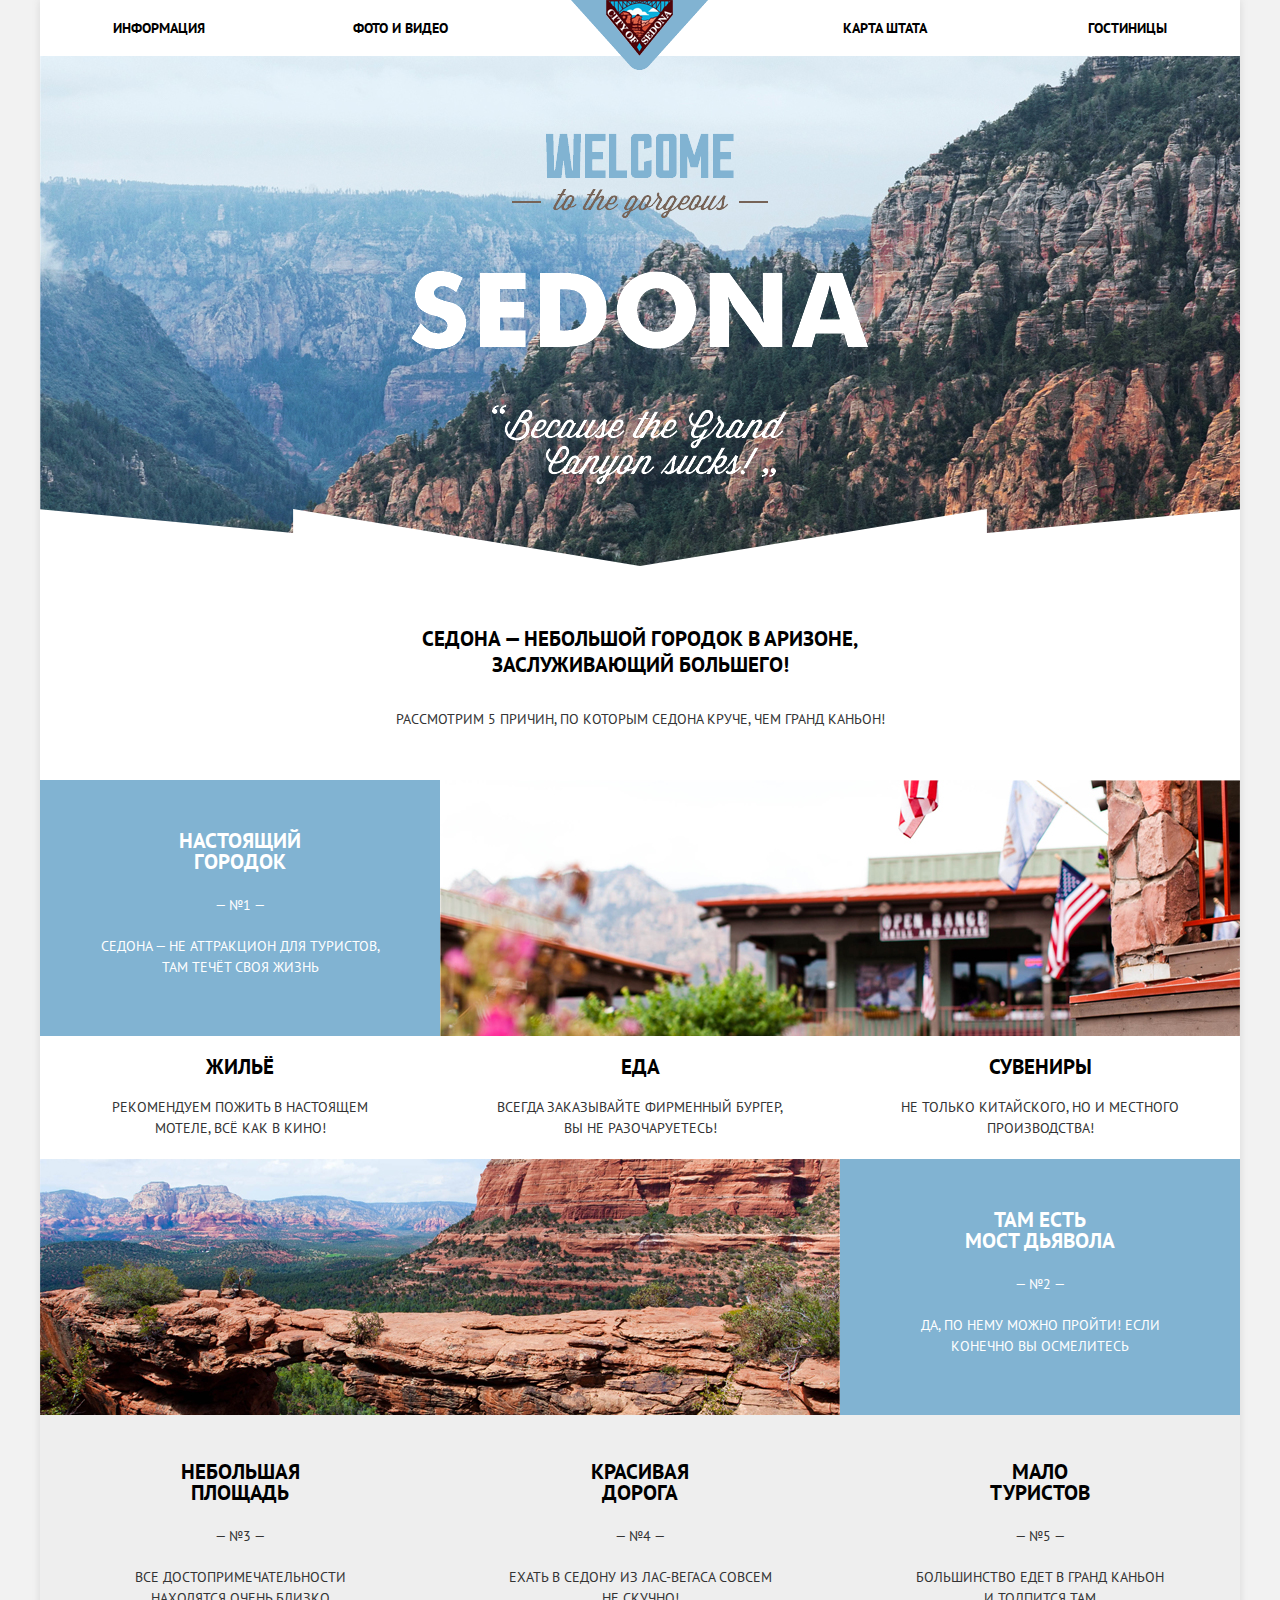
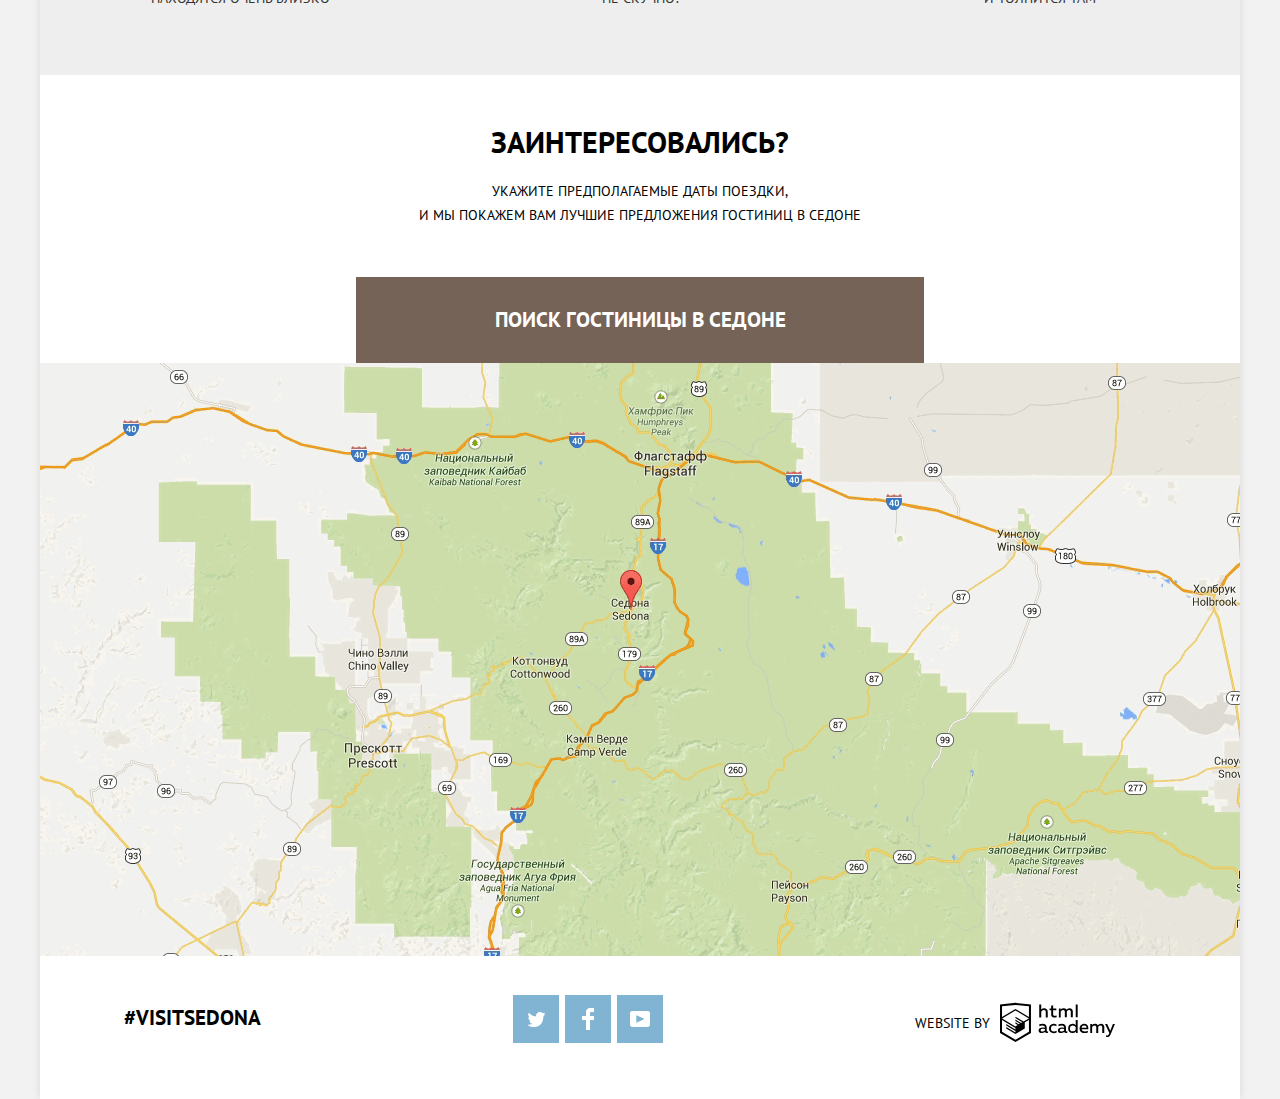
<file: index_old.html>
<!DOCTYPE html>
<html lang="ru">
  <head>
    <meta charset="utf-8">
    <link href="https://fonts.googleapis.com/css?family=PT+Sans:400,700&amp;subset=cyrillic" rel="stylesheet">
    <link rel="stylesheet" type="text/css" href="css/normalize.css">
    <link rel="stylesheet" type="text/css" href="css/style.css">
    <meta name="viewport" content="width=device-width, initial-scale=1">
    <!--[if lt IE 9]-->
	<script src="http://css3-mediaqueries-js.googlecode.com/files/css3-mediaqueries.js"></script>
	<script src="http://html5shim.googlecode.com/svn/trunk/html5.js"></script>
  <!--[endif]-->
    <title>HTML Academy: Седона</title>
  </head>
  <body>
    <div class="container">
      <header>
        <nav class="main-navigation">
          <a class="main-logo">
            <img src="img/main-logo.png" width="138" height="70" alt="логотип города Седона">
          </a>
          <ul class="site-navigation">
            <li class="nav-left current">
              <a href="#info.html">Информация
              </a>
            </li>
            <li class="nav-left">
              <a href="#media.html">Фото и видео
              </a>
            </li>
            <li class="nav-right">
            </li>
            <li class="nav-right">
              <a href="#sitemap.html">Карта штата
              </a>
            </li>
            <li class="nav-right">
              <a href="hotels.html">Гостиницы
              </a>
            </li>
          </ul>
        </nav>

<!-- -->


      </header>
      <main>
        <section class="intro">
          <div class="container-hamburger">
          </div>
          <p class="visually-hidden">Welcome to the gorgeous
          </p>
          <h1 class="visually-hidden">Sedona
          </h1>
          <p class="visually-hidden">Because the Grand Canyon sucks!
          </p>
        </section>
        <section class="presentation-container">

          <h2 class="visually-hidden">Преимущества Седоны
          </h2>
          <p class="presentation-text">Седона — небольшой городок в Аризоне, заслуживающий большего!
          </p>
          <p class="presentation-subtext">Рассмотрим 5 причин, по которым Седона круче, чем гранд каньон!
          </p>
        </section>
        <ul class="five-reasons-list">
          <li class="five-reasons-element-1 first-feature">
            <div class="container-text-foto-sedona">
              <h3 class="five-reasons-title"> Настоящий городок
              </h3>
              <span class="number-cause">— №1 —
              </span>
              <p class="five-reasons-normal">Седона — не аттракцион для туристов, там течёт своя жизнь
              </p>
            </div>
            <div class="container-photo-sedona container1">
            </div>
          </li>
          <li class="five-reasons-element-1">
            <div class="container-photo-sedona container2">
            </div>
            <div class="container-text-foto-sedona">
              <h3 class="five-reasons-title">Там есть<br>мост дьявола
              </h3>
              <span class="number-cause">— №2 —
              </span>
              <p class="five-reasons-normal">Да, по нему можно пройти! Если конечно вы осмелитесь
              </p>
            </div>
          </li>
          <li class="five-reasons-element-2">
            <h3 class="five-reasons-title">Небольшая площадь
            </h3>
            <span class="number-cause">— №3 —
            </span>
            <p class="five-reasons-normal-black">Все достопримечательности находятся очень близко
            </p>
          </li>
          <li class="five-reasons-element-2">
            <h3 class="five-reasons-title">Красивая дорога
            </h3>
            <span class="number-cause">— №4 —
            </span>
            <p class="five-reasons-normal-black">Ехать в Седону из Лас-Вегаса совсем не скучно!
            </p>
          </li>
          <li class="five-reasons-element-2">
            <h3 class="five-reasons-title">Мало туристов
            </h3>
            <span class="number-cause">— №5 —
            </span>
            <p class="five-reasons-normal-black">Большинство едет в Гранд каньон и&nbsp;толпится там
            </p>
          </li>
          <li class="five-reasons-extra-element">
            <ul class="five-reasons-subcategory">
              <li class="five-reasons-subelement house">
                <h3 class="five-reasons-title">Жильё
                </h3>
                <p class="five-reasons-normal-black">Рекомендуем пожить в настоящем мотеле, всё как в кино!
                </p>
              </li>
              <li class="five-reasons-subelement food">
                <h3 class="five-reasons-title">Еда
                </h3>
                <p class="five-reasons-normal-black">Всегда заказывайте фирменный бургер, вы не разочаруетесь!
                </p>
              </li>
              <li class="five-reasons-subelement gifts">
                <h3 class="five-reasons-title">Сувениры
                </h3>
                <p class="five-reasons-normal-black">Не только китайского, но и местного производства!
                </p>
              </li>
            </ul>
          </li>
        </ul>
        <section class="search-hotel">
          <h2 class="visually-hidden">Карта и поиск
          </h2>
          <div class="hotel-choice">
            <p class="interesting">Заинтересовались?
            </p>
            <p class="interest-inform">Укажите предполагаемые даты поездки, и&nbsp;мы&nbsp;покажем&nbsp;вам&nbsp;лучшие&nbsp;предложения гостиниц в седоне
            </p>
            <button type="button" class="mybutton mybutton-order mybutton-toggle">Поиск гостиницы в Седоне
            </button>
            <div class="hotel-choice-popup">
              <form class="form" action="/search" method="post">
                <div class="form-part">
                  <label class="form-label" for="date-checkin">Дата заезда:
                  </label>
                  <div class="input-calendar">
                    <input class="form-input form-input-date" type="text" name="date-checkin" id="date-checkin" value="24 апреля 2017">
                    <button type="button" class="icon-calendar">
                    <span class="visually-hidden">Открыть календарь</span>
                    </button>
                  </div>
                </div>
                <div class="form-part">
                  <label class="form-label" for="date-checkout">Дата выезда:
                  </label>
                  <div class="input-calendar">
                    <input class="form-input form-input-date" type="text" name="date-checkout" id="date-checkout" value="4 июля 2017">
                    <button type="button" class="icon-calendar">
                    <span class="visually-hidden">Открыть календарь</span>
                    </button>
                  </div>
                </div>
                <div class="counters form-part">
                  <div class="counter counter-adult-children">
                    <label class="form-label" for="counter-adult">Взрослые:
                    </label>
                    <button class="icon-minus" type="button">-
                    </button>
                    <input class="form-input form-input-counter" type="text" name="counter-adult" id="counter-adult" value="2">
                    <button class="icon-plus" type="button">+
                    </button>
                  </div>
                  <div class="counter counter-adult-children">
                    <label class="form-label" for="counter-children">Дети:
                    </label>
                    <button class="icon-minus" type="button">-
                    </button>
                    <input class="form-input form-input-counter" type="text" name="counter-children" id="counter-children" value="0">
                    <button class="icon-plus" type="button">+
                    </button>
                  </div>
                </div>
                <button type="submit" class="mybutton">Найти </button>
              </form>
            </div>
          </div>
        </section>
        <section class="footer-map">
          <div class="map">
            <iframe src="https://www.google.com/maps/embed?pb=!1m18!1m12!1m3!1d838162.8369633064!2d-111.79513845!3d34.854378399999995!2m3!1f0!2f0!3f0!3m2!1i1024!2i768!4f13.1!3m3!1m2!1s0x872da132f942b00d%3A0x5548c523fa6c8efd!2sSedona%2C+AZ%2C+USA!5e0!3m2!1sen!2sru!4v1435000602855" width="1200" height="593" allowfullscreen>
            </iframe>
          </div>
        </section>
      </main>
      <footer class="footer-info">
        <div class="footer-hash">#visitsedona
        </div>
        <div class="footer-social-networks">
          <ul class="social">
            <li class="social-element1">
              <a href="#">
                <span class="visually-hidden">twitter
                </span>
              </a>
            </li>
            <li class="social-element2">
              <a href="#">
                <span class="visually-hidden">facebook
                </span>
              </a>
            </li>
            <li class="social-element3">
              <a href="#">
                <span class="visually-hidden">youtube
                </span>
              </a>
            </li>
          </ul>
        </div>
        <div class="bottom-logo">
          <a href="https://htmlacademy.ru/intensive/htmlcss" class="link-logo">
            <span class="made-by">Website by
            </span>
          <span class="visually-hidden">лого Html-академии
          </span>
            <svg id="Layer_1" data-name="Layer 1" xmlns="http://www.w3.org/2000/svg" viewBox="0 0 108.08 36.85">
              <title>logo-htmlacademy-small1</title>
              <path d="M44.61,26.88a2,2,0,0,0,.55-0.1v1.33a3.25,3.25,0,0,1-1.18.21,1.67,1.67,0,0,1-1.67-1,4.84,4.84,0,0,1-3.14,1.08c-1.51,0-2.91-.83-2.91-2.55,0-2.13,2-2.79,3.71-2.79a11.08,11.08,0,0,1,2.17.25v-0.3c0-1-.76-1.77-2.19-1.77a7.42,7.42,0,0,0-3,.64v-1.7a10.21,10.21,0,0,1,3.19-.55c2.36,0,3.81,1.12,3.81,3.65v3a0.54,0.54,0,0,0,.49.59h0.17Zm-6.44-1.13A1.35,1.35,0,0,0,39.63,27h0.11a3.39,3.39,0,0,0,2.41-1V24.58a9.72,9.72,0,0,0-1.81-.21c-1,0-2.16.33-2.16,1.38h0Zm12.36-6.11a5,5,0,0,1,2.57.64V22a4.08,4.08,0,0,0-2.3-.7,2.75,2.75,0,1,0,0,5.49,5,5,0,0,0,2.43-.64v1.71a6.27,6.27,0,0,1-2.76.57A4.21,4.21,0,0,1,46,24.51q0-.21,0-0.41a4.32,4.32,0,0,1,4.18-4.46h0.38Zm12.17,7.24a2,2,0,0,0,.55-0.1v1.33a3.25,3.25,0,0,1-1.18.21,1.67,1.67,0,0,1-1.67-1,4.84,4.84,0,0,1-3.14,1.08c-1.51,0-2.91-.83-2.91-2.55,0-2.13,2-2.79,3.71-2.79a11.08,11.08,0,0,1,2.17.25v-0.3c0-1-.76-1.77-2.19-1.77a7.42,7.42,0,0,0-3,.64v-1.7a10.21,10.21,0,0,1,3.19-.55c2.36,0,3.81,1.12,3.81,3.65v3a0.54,0.54,0,0,0,.49.59h0.17Zm-6.44-1.13A1.35,1.35,0,0,0,57.73,27h0.11a3.39,3.39,0,0,0,2.41-1V24.58a9.72,9.72,0,0,0-1.81-.21c-1.06,0-2.16.33-2.16,1.38h0ZM73,16V28.2H71.35V26.88a3.88,3.88,0,0,1-3.19,1.54,4.4,4.4,0,0,1,0-8.78,3.81,3.81,0,0,1,3,1.3V16H73Zm-4.53,5.22a2.76,2.76,0,1,0,0,5.52A2.86,2.86,0,0,0,71.15,25V23A2.91,2.91,0,0,0,68.49,21.27ZM79,19.64c3.31,0,4.46,2.68,3.92,5.09H76.7c0.21,1.5,1.67,2.11,3.19,2.11a6.11,6.11,0,0,0,2.64-.59v1.6a7.14,7.14,0,0,1-3,.57C77,28.42,74.78,27,74.78,24a4.18,4.18,0,0,1,4-4.39H79Zm0.09,1.54a2.28,2.28,0,0,0-2.44,2.1v0.06H81.3A2,2,0,0,0,79.13,21.18Zm5.73,7V19.87h1.65v1a3.81,3.81,0,0,1,2.78-1.27A2.86,2.86,0,0,1,91.89,21a4.12,4.12,0,0,1,2.91-1.33A3.06,3.06,0,0,1,98,23V28.2h-1.9V23.05a1.59,1.59,0,0,0-1.42-1.75H94.42a2.8,2.8,0,0,0-2.07,1.12V28.2h-1.9V23.05A1.59,1.59,0,0,0,89,21.31H88.8a3,3,0,0,0-2.21,1.29v5.63H84.86Zm21.31-8.33h1.9l-3.91,9.46c-0.9,2.17-2.09,2.86-3.35,2.86a4.76,4.76,0,0,1-1.1-.14V30.46a2.86,2.86,0,0,0,.85.12c0.9,0,1.58-.64,2.07-1.9l0.17-.42-4-8.4h2l2.86,6.29ZM38.73,1.46V6.22a3.81,3.81,0,0,1,2.7-1.14,3.25,3.25,0,0,1,3.44,3.4v5.15H43V8.72a1.81,1.81,0,0,0-1.61-2h-0.3a2.93,2.93,0,0,0-2.32,1.39v5.52h-1.9V1.46h1.9ZM49.94,2.31v3h3V6.91h-3v3.81c0,1.1.5,1.46,1.58,1.46a4.49,4.49,0,0,0,1.69-.33v1.6A6.8,6.8,0,0,1,51,13.8a2.55,2.55,0,0,1-2.86-2.74V6.89H46.58V5.26h1.5V2.74Zm5.4,11.31V5.28H57v1A3.81,3.81,0,0,1,59.77,5a2.86,2.86,0,0,1,2.6,1.33A4.12,4.12,0,0,1,65.28,5,3.06,3.06,0,0,1,68.44,8.4v5.21h-1.9V8.46a1.59,1.59,0,0,0-1.42-1.75H64.89a2.8,2.8,0,0,0-2.07,1.12v5.78h-1.9V8.46A1.59,1.59,0,0,0,59.5,6.71H59.27A3,3,0,0,0,57.06,8v5.63H55.34ZM71.17,1.45H73V13.6H71.17V1.45ZM14.71,0H14.55L0,1.54V28.21l14.55,8.66,14.55-8.66V1.54Zm12.5,27.1L14.55,34.64,1.9,27.12V16.18l12.59,7.5V25L5.86,19.9v1.31l8.68,5.21v1.39L5.87,22.65V24l8.68,5.21,8.75-5.24V18.31L27.2,16V27.12Zm0-12.53-3.48,2-1.6,1L14.51,13v1.31L21,18.23H21l-0.14.09-1,.54-5.37-3.2V17l4.24,2.52-1,.67-3.2-1.9v1.31l2.1,1.24L14.5,22.1,2,14.65,14.51,7.11Zm0-1.32L14.49,5.76,1.91,13.25v-10L14.56,1.92,27.21,3.25v10h0Z" transform="translate(0 -0.02)"/>
            </svg>
          </a>
        </div>
      </footer>
    </div>
    <script src="js/script.js"></script>
  </body>
</html>
</file>
<file: css/style.css>
html {
  box-sizing: border-box;
}

*, ::after, ::before {
  box-sizing: inherit;
}

body {
  padding: 0;
  font-family: 'PT Sans', Arial, sans-serif;
  font-size: 14px;
  line-height: 26px;
  font-weight: 400;
  text-transform: uppercase;
  background-color: #f2f2f2;
}

.visually-hidden {
  position: absolute;
  width: 1px;
  height: 1px;
  margin: -1px;
  border: 0;
  padding: 0;
  clip: rect(0 0 0 0);
  overflow: hidden;
}

.clearfix::after {
  content: "";
  display: table;
  clear: both;
}

.main-navigation {
  position: relative;
  font-size: 14px;
  font-weight: 700;
  background-color: #fff;
  color: #000;
}

.main-navigation a {
  text-decoration: none;
  color: #000;
}

.main-navigation a:link {
  color: #000;
}

.main-navigation a:hover {
  color: #81b3d2;
}

.main-navigation a:active {
  color: #cacaca;
}

.main-logo {
  position: absolute;
  z-index: 1;
  left: 50%;
  margin-left: -69px;
  top: 0;
}

.site-navigation {
  display: flex;
  list-style: none;
  justify-content: space-between;
  padding: 15px 73px;
}

.site-navigation li {
  list-style: none;
  margin: 0;
}

ul.site-navigation {
  margin: 0;
}

.nav-left {
  text-align: left;
  margin-left: 0;
  width: 240px;
}

.nav-right {
  text-align: right;
  margin-right: 0;
  width: 240px;
}

.nav-right:nth-child(3) {
  margin-left: auto;
  width: auto;
}

.navigation-active a {
  color: #766357;
}

.navigation-active a:link {
  color: #766357;
}

.navigation-active a:hover {
  color: #766357
}

.navigation-active a:active {
  color: #766357;
}

.navigation-active a:visited {
  color: #766357;
}

div.container {
  display: flex;
  flex-direction: column;
  background-color: #fff;
  max-width: 1200px;
  min-height: 100vh;
  margin: 0 auto;
  box-shadow: 0 0 8px rgba(122, 122, 122, 0.2);
}

main {
  flex-grow: 1;
}

@media (max-width: 720px) {
  .container div {
    /*background-color: red;*/
  }
  nav.main-navigation {
    min-height: 40px;
  }
  /* adaptive menu*/
  nav a.main-logo {
    display: none;
  }
  nav.main-navigation {
    height: 64px;
    background-color: #ddebf4;
  }
  .main-navigation {
    position: relative;
    min-height: 40px;
  }
  .main-navigation ul {
    width: 200px;
    padding: 5px 10px;
    position: absolute;
    top: 10px;
    left: 10px;
    border: solid 0px #aaa;
    background: #fafafa no-repeat 0px 0px;
    border-radius: 0px;
    box-shadow: 0 1px 3px rgba(0, 0, 0, .3);
  }
  .main-navigation li {
    display: none;
    /* hide all <li>  */
    margin: 0;
  }
  .main-navigation .current {
    display: block;
    /* show current  <li> */
  }
  .main-navigation a {
    display: block;
    padding: 5px 5px 5px 32px;
    text-align: left;
  }
  .main-navigation .current a {
    background: none;
    color: #666;
  }
  /* hover */
  .main-navigation ul:hover {
    background-image: none;
  }
  .main-navigation ul:hover li {
    display: block;
    margin: 0 0 5px;
  }
  .main-navigation ul:hover .current {
    /*background: url("../img/icon-check.png") no-repeat 0px 0px;*/
  }
  .site-navigation {
    display: flex;
    flex-wrap: wrap;
    z-index: 5;
    list-style: none;
    justify-content: space-between;
    padding: 15px 73px
  }
  /*adaptive menu end*/
  .intro {
    background-size: contain, auto, auto;
  }
  li div.container-photo-sedona {
    width: 100%;
    overflow: hidden;
    position: relative;
    background-size: cover;
    background-position: 0 0px;
    background-repeat: no-repeat;
    flex-grow: 1;
    flex-shrink: 0;
    flex-direction: column;
    flex-wrap: wrap;
    height: 240px;
  }
  li.five-reasons-element-1 {
    display: flex;
    flex-wrap: wrap;
    flex-basis: auto;
    background-color: #81b3d2;
    color: #fff;
    width: 100%;
    text-align: center;
    min-height: 256px;
    padding: 0
  }
  div.container-text-foto-sedona {
    display: block;
    padding: 50px 20px 40px;
    box-sizing: border-box;
    color: #fff;
    width: 100%
  }
  li.five-reasons-element-2 {
    text-align: center;
    background-color: #eee;
    width: 100%;
    box-sizing: border-box;
    margin: 0;
    padding: 30px 10px 20px;
  }
  ul li.five-reasons-subelement {
    flex-grow: 2;
    width: 100%;
    padding: 10px 0 10px;
    margin-right: auto;
  }
}

.presentation-container {
  width: 50%;
  padding: 60px 0 48px;
  margin: 0 auto;
}

p.presentation-text {
  text-align: center;
  font-size: 21px;
  font-weight: 700;
  line-height: 26px;
  margin: 0 0 28px;
  padding: 0;
}

p.presentation-subtext {
  text-align: center;
  font-size: 14px;
  color: #333;
  margin: 0;
  padding: 0;
}

.presentation-subtext p {
  margin: 0;
  padding: 0;
}

.intro {
  position: relative;
  height: 510px;
  background: #5284b3 no-repeat;
  background-image: url(../img/welcome.png), url(../img/white_mask.svg), url(../img/sedona_background1200.jpg);
  background-position: center 77px, bottom center, center -82px;
  margin-left: auto;
  margin-right: auto;
}

.five-reasons-list {
  display: flex;
  flex-wrap: wrap;
  list-style: none;
}

ul.five-reasons-list {
  margin: 0;
  padding: 0;
}

.five-reasons-element-1 {
  display: flex;
  background-color: #81b3d2;
  color: #fff;
  width: 100%;
  text-align: center;
  min-height: 256px;
  padding: 0;
}

.first-feature {
  order: -2
}

.container-text-foto-sedona {
  display: block;
  padding: 50px 20px 0;
  box-sizing: border-box;
  color: #fff;
  width: 33.333333%;
}

.container-photo-sedona {
  width: 66.666666%;
  overflow: hidden;
  position: relative;
  background-size: cover;
  background: 0 0px no-repeat;
  flex-grow: 1;
  flex-shrink: 0;
}

.container1 {
  background-image: url(../img/feature1.jpg);
}

.container2 {
  background-image: url(../img/feature2.jpg);
}

.container-photo-sedona img {
  position: absolute;
  left: 0;
  top: 0;
  height: 100%;
  width: 100%;
  object-fit: cover;
}

.five-reasons-element-1 .number-cause {
  color: #fff;
}

.five-reasons-element-1 .five-reasons-normal {
  color: #fff;
}

.five-reasons-element-2 {
  text-align: center;
  background-color: #eee;
  width: 33.3333333%;
  box-sizing: border-box;
  margin: 0;
  padding: 46px 20px 66px;
}

.five-reasons-title {
  display: block;
  font-weight: 700;
  font-size: 21px;
  line-height: 21px;
  width: 70%;
  padding: 0 50px;
  margin: 0 auto;
}

h3.five-reasons-title {
  margin-bottom: 20px;
  margin-top: 0;
}

p.five-reasons-normal {
  font-size: 14px;
  line-height: 21px;
  padding: 0 28px;
  margin: 0;
  color: #333;
}

p.five-reasons-normal-black {
  font-size: 14px;
  line-height: 21px;
  padding: 0 48px;
  margin: 0;
  color: #333;
}

span.number-cause {
  font-size: 14px;
  color: #333;
  margin-bottom: 18px;
  display: block;
}

.photo-sedona {
  margin: 0;
  width: 66.666666%;
  overflow: hidden;
  position: relative;
}

.photo-sedona img {
  position: absolute;
  left: 0;
  top: 0;
  height: 100%;
  width: 100%;
  object-fit: cover;
}

.five-reasons-extra-element {
  text-align: center;
  width: 100%;
  order: -1;
}

.five-reasons-subcategory {
  display: flex;
  flex-wrap: wrap;
  justify-content: space-between;
  list-style: none;
  margin: 0;
  padding: 0;
  width: 100%;
}

ul.five-reasons-subcategory {
  margin: 0;
  padding: 0;
}

.five-reasons-subcategory li {
  margin: 0;
  padding: 0;
}

li.five-reasons-subelement {
  flex-grow: 2;
  width: 33.3333%;
  padding: 20px 0 20px;
  margin-right: auto;
}

div.five-reasons-sprite {
  margin-bottom: 20px;
}

div.sprite-wrapper {
  height: 0;
}

/*
.house
{
	background-image:url(../img/icon-1.svg);
	background-repeat:no-repeat;
	background-position:center 60px;
	background-clip: border-box;
}

.food
{
	background-image:url(../img/icon-3.svg);
	background-repeat:no-repeat;
	background-position:center 62px
}

.gifts
{
	background-image:url(../img/icon-2.svg);
	background-repeat:no-repeat;
	background-position:center 56px
}
*/

.search-hotel-wrapper {
  display: block;
  margin: 0 auto;
}

.search-hotel {
  padding: 0;
}

button.search-hotel-title {
  display: block;
  background-color: #766357;
  text-align: center;
  color: #fff;
  width: 568px;
  margin: 0 auto;
  font-size: 21px;
  text-transform: inherit;
}

.invitation {
  text-align: center;
  font-size: 30px;
}

.text-hotel {
  text-align: center;
}

form.search {
  width: 568px;
  margin-left: auto;
  margin-right: auto;
  border: 1px solid #ccc;
}

input {
  height: 24px;
}

.form-input {
  box-sizing: border-box;
  padding: 10px;
  border: 2px solid #f2f2f2;
  outline: none;
  font-size: 14px;
  line-height: 18px;
  height: 38px;
  background: #f2f2f2;
}

.form-input:hover {
  border-color: #ebebeb;
  background: #ebebeb;
}

.form-input:focus {
  border-color: #e5e5e5;
  background: #fff;
}

.form-input.form-input-error {
  border-color: red;
}

.hotel-choice {
  position: relative;
  z-index: 1;
  max-width: 568px;
  margin: 0 auto;
  text-align: center;
  padding: 55px 0 0;
}

p.interesting {
  padding: 0 0 20px;
  margin: 0;
  font-size: 30px;
  line-height: 24px;
  font-weight: 700;
}

p.interest-inform {
  padding: 0;
  margin: 5px 0 50px;
}

.hotel-choice p {
  line-height: 24px;
}

.hotel-choice .mybutton-toggle {
  display: block;
  position: relative;
  z-index: 2;
  padding: 30px;
  font-size: 21px;
  line-height: 26px;
}

.hotel-choice-popup {
  position: absolute;
  z-index: 1;
  left: 0;
  right: 0;
  background: #fff;
  padding: 55px;
  box-shadow: 0 8px 15px 0 rgba(0, 0, 0, .18);
  animation: fade .8s
}

.form {
  font-weight: 700
}

.counters {
  display: flex;
  justify-content: space-between;
}

.counter-adult-children {
  display: flex;
  flex-grow: 1;
}

.form-part {
  display: flex;
  flex-wrap: wrap;
  position: relative;
  margin: 0 0 28px 0;
  padding: 0;
  border: none;
  font-size: 0;
  text-align: left;
}

button.icon-plus {
  width: 38px;
  height: 38px;
  font-size: 21pt;
}

button.icon-plus:focus {
  background-color: #fff;
  border: 1px solid #cacaca;
}

button.icon-minus:focus {
  background-color: #fff;
  border: 1px solid #cacaca;
}

button.icon-minus {
  width: 38px;
  height: 38px;
  font-size: 21pt;
}

.form-label {
  vertical-align: top;
  width: 115px;
  font-size: 14px;
  line-height: 41px;
}

.form-input {
  display: flex;
  vertical-align: top;
  font-weight: 700;
  text-transform: inherit;
}

.form-input-date {
  position: relative;
  width: auto;
  padding-right: 38px;
}

.input-calendar {
  display: flex;
  position: relative
}

.input-calendar button {
  background-color: transparent;
}

button.icon-calendar {
  margin: 0;
  padding: 0;
  border: 0;
  background: url(../img/calendar.svg)center center no-repeat;
  background-size: 50%;
  height: 38px;
  width: 38px;
  position: absolute;
  right: 0
}

button.icon-calendar:hover {
  background-color: transparent;
  background-image: url(../img/calendar_hover.svg);
}

button.icon-calendar:active {
  background-color: transparent;
  background-image: url(../img/calendar_active.svg);
  fill: red;
}

.counter {
  vertical-align: top;
  margin: 0 0 20px 0;
  padding: 0;
  border: none;
  font-size: 08;
}

.form-input-counter {
  width: 38px;
  padding: 8px 0;
  text-align: center;
}

.counter button {
  vertical-align: top;
  padding: 0;
  border: none;
  outline: none;
  color: #a9a9a9;
  background: #f2f2f2;
}

.counter button::before {
  display: block;
  width: 38px;
  margin: 0;
  font-size: 14px;
  line-height: 38px;
  text-align: center;
}

.counter button:hover {
  color: #000;
  background: #ebebeb;
}

.counter button:active {
  color: #81b3d2;
  background: #ebebeb;
}

.counter .form-label[for="counter-children"] {
  width: 65px;
  margin-left: 50px;
}

.form .mybutton {
  width: 100%;
  padding: 16px;
  font-size: 21px;
  line-height: 26px;
}

.mybutton {
  display: inline-block;
  vertical-align: top;
  padding: 5px 17px;
  border: none;
  outline: none;
  font-size: 14px;
  line-height: 21px;
  font-weight: 700;
  text-align: center;
  text-decoration: none;
  text-transform: inherit;
  color: #fff;
  background: #81b3d2;
  cursor: pointer;
}

.mybutton:link {
  color: #fff;
}

.mybutton:hover {
  background: #669ec0;
  color: #fff;
}

.mybutton:active {
  color: rgba(255, 255, 255, .3);
  background: #5496bd;
  color: #fff;
}

.mybutton:visited {
  color: #fff;
}

.mybutton:focus {
  color: #fff;
}

.mybutton-order {
  background: #766357;
  width: 100%;
}

.mybutton-order:hover {
  background: #604e43;
}

.mybutton-order:active {
  background: #503e33;
}

.modal-show {
  display: block;
}

.popup-hide {
  display: none;
}

.popup-show {
  display: block;
}

.results-menu {
  display: flex;
  flex-wrap: nowrap;
  align-items: baseline;
  width: 100%;
  border-bottom: solid #e5e5e5 1px;
  box-sizing: border-box;
  padding: 30px 73px 28px;
}

.results-menu button {
  box-shadow: 0;
  border: 0;
  background-color: inherit;
}

button.up {
  fill: #cacaca;
  margin: 0 4px 0 0;
  padding: 0;
  cursor: pointer;
  box-shadow: 0;
  border: 0;
}

button.down {
  fill: #cacaca;
  margin: 0;
  padding: 0;
  cursor: pointer;
  box-shadow: 0;
  border: 0;
}

button.arrow-button-current {
  fill: #81b3d2;
  box-shadow: 0;
  border: 0;
  margin: 0;
  padding: 0;
}

button.up:hover {
  fill: #000;
}

button.up:link {
  fill: #cacaca;
}

button.up:focus {
  fill: #81b3d2;
}

button.up:visited {
  fill: #cacaca;
}

button.up:active {
  fill: #81b3d2;
}

button.down:hover {
  fill: #000;
}

button.down:link {
  fill: #cacaca;
}

button.down:focus {
  fill: #81b3d2;
}

button.down:visited {
  fill: #cacaca;
}

button.down:active {
  fill: #81b3d2;
}

.sorting-arrows {
  margin-left: auto;
}

.results-found {
  display: flex;
  flex-wrap: wrap;
  font-size: 21px;
  line-height: 26px;
  width: 140px;
  font-weight: 700;
}

.results-found-number {
  font-size: 21px;
  line-height: 26px;
  margin-left: 5px
}

.results-sorting {
  display: flex;
  align-items: flex-end;
  font-size: 12px;
  max-width: 800px;
  padding-left: 22px;
}

li.results-menu {
  list-style: none;
  margin: 0;
  padding: 0;
}

.results-sorting-title {
  display: flex;
  font-size: 12px;
  line-height: 18px;
}

.results-sorting-menu {
  display: flex;
  font-size: 12px;
  line-height: 18px;
}

.results-menu:last-child {
  margin-left: auto;
}

.results-sorting-classification {
  display: flex;
  flex-wrap: wrap;
  list-style: none;
}

ul.results-sorting-classification {
  margin: 0;
}

.sorting-nav-current, .sorting-nav-plain {
  margin-right: 34px;
  text-decoration: none;
  font-size: 12px;
  line-height: 18px;
}

.sorting-nav-current a:link {
  color: #81b3d2;
  text-decoration: none;
}

.sorting-nav-current a:visited {
  color: #81b3d2;
  text-decoration: none;
}

li.sorting-nav-plain a:link {
  color: #cacaca;
  border-bottom: 1px dotted #81b3d2;
  text-decoration: none;
}

li.sorting-nav-plain a:hover {
  color: #81b3d2;
  border-bottom: 1px dotted #81b3d2;
  text-decoration: none;
}

li.sorting-nav-plain a:active {
  color: #000;
  border-bottom: 0;
  text-decoration: none;
}

.sorting-nav-plain a:visited {
  color: #cacaca;
  border-bottom: 1px dotted #81b3d2;
  text-decoration: none;
}

.search-advanced {
  display: flex;
  justify-content: flex-start;
}

.footer-info {
  display: flex;
  flex-wrap: wrap;
  align-items: center;
  background: rgba(255, 255, 255, 0.9);
  padding: 36px 0;
  margin-top: auto;
  justify-content: space-around;
}

.footer-hash {
  font-size: 21px;
  font-weight: 700;
  margin: 0 auto 20px 7%;
  text-align: center;
}

.footer-social-networks {
  margin: auto;
  margin-bottom: 20px;
  text-align: center;
}

.social {
  display: flex;
  justify-content: center;
}

ul.social {
  margin: 0;
  padding: 0;
}

.social li {
  background-color: #81b3d2;
  margin: 0 3px;
}

.social-element1 a, .social-element2 a, .social-element3 a {
  display: block;
  width: 46px;
  height: 48px;
  background: center center no-repeat;
}

.social-element1, .social-element2, .social-element3 {
  list-style: none;
  width: 46px;
  height: 48px;
  background: center center no-repeat;
}

.social-element1 a {
  background-image: url(../img/twitter.svg);
}

.social-element2 a {
  background-image: url(../img/fb-icon.svg);
}

.social-element3 a {
  background-image: url(../img/youtube.svg);
}

.social li:hover {
  background-color: #669ec0;
}

.social li:active {
  background-color: #5496bd
}

.social-element1 a:active, .social-element2 a:active, .social-element3 a:active {
  opacity: .3
}

.bottom-logo {
  margin: 10px auto 10px auto;
  text-align: center;
  margin-bottom: 20px;
}

.link-logo svg {
  width: 115px;
  height: 41px;
  margin: 0;
  padding: 0;
  vertical-align: middle;
  display: inline-block;
}

a.link-logo {
  color: #000;
  text-decoration: none;
}

a.link-logo:hover {
  fill: #81b3d2;
  color: #81b3d2;
}

a.link-logo:active {
  fill: #cacaca;
  color: #cacaca;
}

.academy-logo {
  display: inline-block;
  vertical-align: middle;
}

.made-by {
  display: inline-block;
  vertical-align: middle;
  margin-right: 6px;
}

.search-field {
  background: #5284b3 url(../img/filter_background1200.jpg) center -300px no-repeat;
  padding: 26px 69px 10px;
  margin: 0;
}

.search-advanced form {
  margin: 0;
  padding: 0
}

.search-advanced {
  display: flex;
  justify-content: space-between;
}

.search-group {
  width: 255px;
  color: #fff
}

.search-group:nth-child(2) {
  width: 255px;
  color: #fff;
  margin-right: auto;
}

.search-group-filter {
  box-sizing: border-box;
  margin-left: auto;
  margin-top: 0;
  width: 320px;
}

.search-advanced-text {
  font-weight: 400;
  font-size: 14px;
  line-height: 21px;
  position: relative;
  display: block;
  padding-left: 42px;
}

.search-advanced-text::before {
  content: "";
  width: 30px;
  height: 30px;
  position: absolute;
  left: 0;
  top: 0;
  background: url(../img/checkbox-off.svg) no-repeat;
}

.checkbox {
  cursor: pointer
}

.checkbox-custom, .search-advanced-text {
  display: inline-block;
  vertical-align: middle;
}

.checkbox {
  display: block;
  margin-bottom: 20px;
}

.standart-checkbox {
  position: absolute;
  width: 1px;
  height: 1px;
  margin: -1px;
  border: 0;
  padding: 0;
  clip: rect(0 0 0 0);
  overflow: hidden;
}

.standart-checkbox:checked~.search-advanced-text::before {
  background-image: url(../img/checkbox-on.svg)
}

.standart-checkbox:checked:disabled~.search-advanced-text::before {
  background-image: url(../img/checkbox-on.svg);
  opacity: .3
}

.standart-checkbox:disabled~.search-advanced-text::before {
  background-image: url(../img/checkbox-off.svg);
  opacity: .3
}

.checkbox input[type="checkbox"]:focus~.search-advanced-text::before {
  background-color: rgba(179, 179, 210, 0.5);
  width: 24px;
  height: 24px;
  border-radius: 4px
}

figure.hotels-list {
  margin-bottom: 30px
}

.hotels-list button {
  box-shadow: 0;
  border: 0
}

.hotels-list {
  background-color: #fff
}

.hotels-list a {
  text-decoration: none
}

figure.hotel-img {
  position: relative;
  padding: 0;
  width: 135px;
  height: 90px;
  margin: 0 30px 0 0;
}

.hotel-img img {
  display: block;
  width: 135px;
  height: 90px;
}

.hotel {
  display: flex;
  border-bottom: solid #e5e5e5 1px;
  padding: 30px 73px;
}

.hotel:last-child {
  margin-bottom: 0;
}

.hotel-about {
  display: flex;
  flex-direction: column;
  justify-content: space-between;
  flex-grow: 2
}

.hotel-details {
  display: flex;
  flex-wrap: wrap;
  margin-bottom: 4px;
}

.hotel-about-title {
  margin: 0
}

h3.hotel-about-title {
  font-size: 21px;
  line-height: 26px;
  color: #000;
  margin-bottom: -1px;
  margin-top: -2px
}

.hotel-about-title a {
  color: #000;
  margin: 0;
  padding: 0;
  line-height: 26px;
}

.hotel-about-title a:link {
  color: #000
}

.hotel-about-title a:hover {
  color: #81b3d2
}

.hotel-about-title a:active {
  color: #81b3d2
}

.hotel-type {
  font-size: 14px;
  color: #333;
  width: 118px
}

.hotel-price {
  font-size: 14px;
  color: #333;
  width: 110px
}

.hotel-buttons {
  display: flex
}

.hotel-buttons button {
  margin: 0;
  padding: 0;
  height: 27px;
  box-shadow: 0;
  border: 0;
}

button.hotel-button-action {
  padding: 0 16px;
  color: #fff;
  text-transform: inherit;
  text-align: center;
  margin-right: 6px;
  line-height: 21px;
  box-shadow: 0;
  border: 0;
}

.hotel-button-link {
  background-color: #81b3d2;
  margin-right: 6px;
  height: 27px
}

a.hotel-button-link {
  color: #fff;
  text-transform: inherit;
  text-align: center;
  margin: 0;
  padding: 0 16px
}

.hotel-buttons a:hover {
  background-color: #669ec0;
}

.hotel-buttons a:active {
  background-color: #5496bd;
  color: rgba(255, 255, 255, 0.3);
}

.hotel-button-link {
  background-color: #81b3d2;
  margin-right: 6px;
  height: 27px
}

button.hotel-button-link:hover {
  background-color: #669ec0
}

button.hotel-button-link:active {
  background-color: #5496bd;
  color: #94b9d2
}

.hotel-button-action {
  background-color: #766357
}

button.hotel-button-action:hover {
  background-color: #604e43
}

button.hotel-button-action:active {
  background-color: #503e33;
  color: #928a85
}

.hotel-rating {
  display: flex;
  justify-content: space-between;
  flex-direction: column;
  align-items: flex-end
}

.rating-number {
  color: #666;
  background-color: #f2f2f2f2;
  font-size: 14px;
  line-height: 21px;
  margin-right: 0;
  text-align: right;
  padding: 4px 16px
}

button.up {
  background-color: none
}

button.down {
  background-color: none
}

.stars {
  text-align: right;
  margin-left: auto;
}

.ratings-stars {
  position: relative;
  width: 210px;
  height: 21px;
  background: transparent url(../img/icon-star.svg) right top repeat-x;
  background-size: 24px;
}

.ratings-stars::before {
  content: "";
  position: absolute;
  left: 0;
  right: 0;
  top: 0;
  bottom: 0;
  background: #fff;
}

.ratings-stars[data-rating="5"]::before {
  right: 110px;
}

.ratings-stars[data-rating="4"]::before {
  right: 88px;
}

.ratings-stars[data-rating="3"]::before {
  right: 66px;
}

.ratings-stars[data-rating="2"]::before {
  right: 44px;
}

.ratings-stars[data-rating="1"]::before {
  right: 22px;
}

.map {
  height: 593px;
  background: #e2e7d0 url(../img/map.png) no-repeat 50% 100%;
}

.map iframe {
  height: 593px;
  width: 100%;
  border: none;
}

.filter-range {
  width: 320px;
  color: #fff;
  margin: 0;
}

.filter-range-title {
  margin-bottom: 9px;
  margin-top: 0;
  font-weight: 700;
  font-size: 16px;
  line-height: 21px;
}

.filter-range-title h4 {
  margin: 0;
}

.price-controls {
  position: relative;
  height: 36px;
  margin-bottom: 20px;
  font-size: 0;
  border: 2px solid #fff;
  border-radius: 2px;
}

.price-controls::after {
  content: "";
  position: absolute;
  top: 50%;
  left: 50%;
  width: 2px;
  height: 22px;
  background: #fff;
  transform: translate(-50%, -50%);
}

.price-controls {
  display: inline-block;
  font-size: 14px;
  line-height: 38px;
  vertical-align: top;
  cursor: pointer;
  width: 320px
}

.price-controls .min-price, .price-controls .max-price {
  width: 93px;
  padding: 0 20px 0 60px;
  font-size: 14px;
  line-height: 21px;
  margin: auto;
}

.price-controls input {
  width: 50px;
  margin: 0;
  color: inherit;
  font: inherit;
  background: none;
  border: none;
}

.range-controls {
  position: relative;
  margin-bottom: 32px;
}

.range-controls .scale {
  height: 2px;
  background: rgba(255, 255, 255, 0.3);
}

.range-controls .bar {
  width: 80%;
  height: 2px;
  background: #fff;
}

.range-toggle {
  box-sizing: content-box;
  position: absolute;
  top: -9px;
  width: 4px;
  height: 4px;
  background-color: #ababab;
  border: 8px solid #fff;
  border-radius: 50%;
  box-shadow: 0 2px 1px 0 rgba(0, 1, 1, 0.2);
  cursor: pointer;
  font-size: 0;
  line-height: 0;
  padding: 0
}

.range-toggle:hover {
  box-sizing: content-box;
  border-width: 11px;
  transform: translate(-13%, -13%);
}

.range-toggle-min {
  left: 0
}

.range-toggle-max {
  left: 80%
}

.btn-transparent {
  display: block;
  margin: 2px auto;
  padding: 6px 35px;
  font-size: 14px;
  line-height: 21px;
  color: #fff;
  text-transform: uppercase;
  background: transparent;
  border: 2px solid #fff;
  border-radius: 2px;
  cursor: pointer;
}

button.btn-transparent {
  margin-left: 82px;
}

.btn-transparent:hover {
  color: #000;
  background: #fff;
}

.filter-check-title {
  margin: 0 0 22px 2px;
  font-size: 16px;
  line-height: 21px;
  font-weight: 700;
}

.filter-check-title h4 {
  margin: 0;
}

@keyframes fade {
  0% {
    opacity: 0
  }
  20% {
    opacity: .5
  }
  100% {
    opacity: 1
  }
}
</file>
